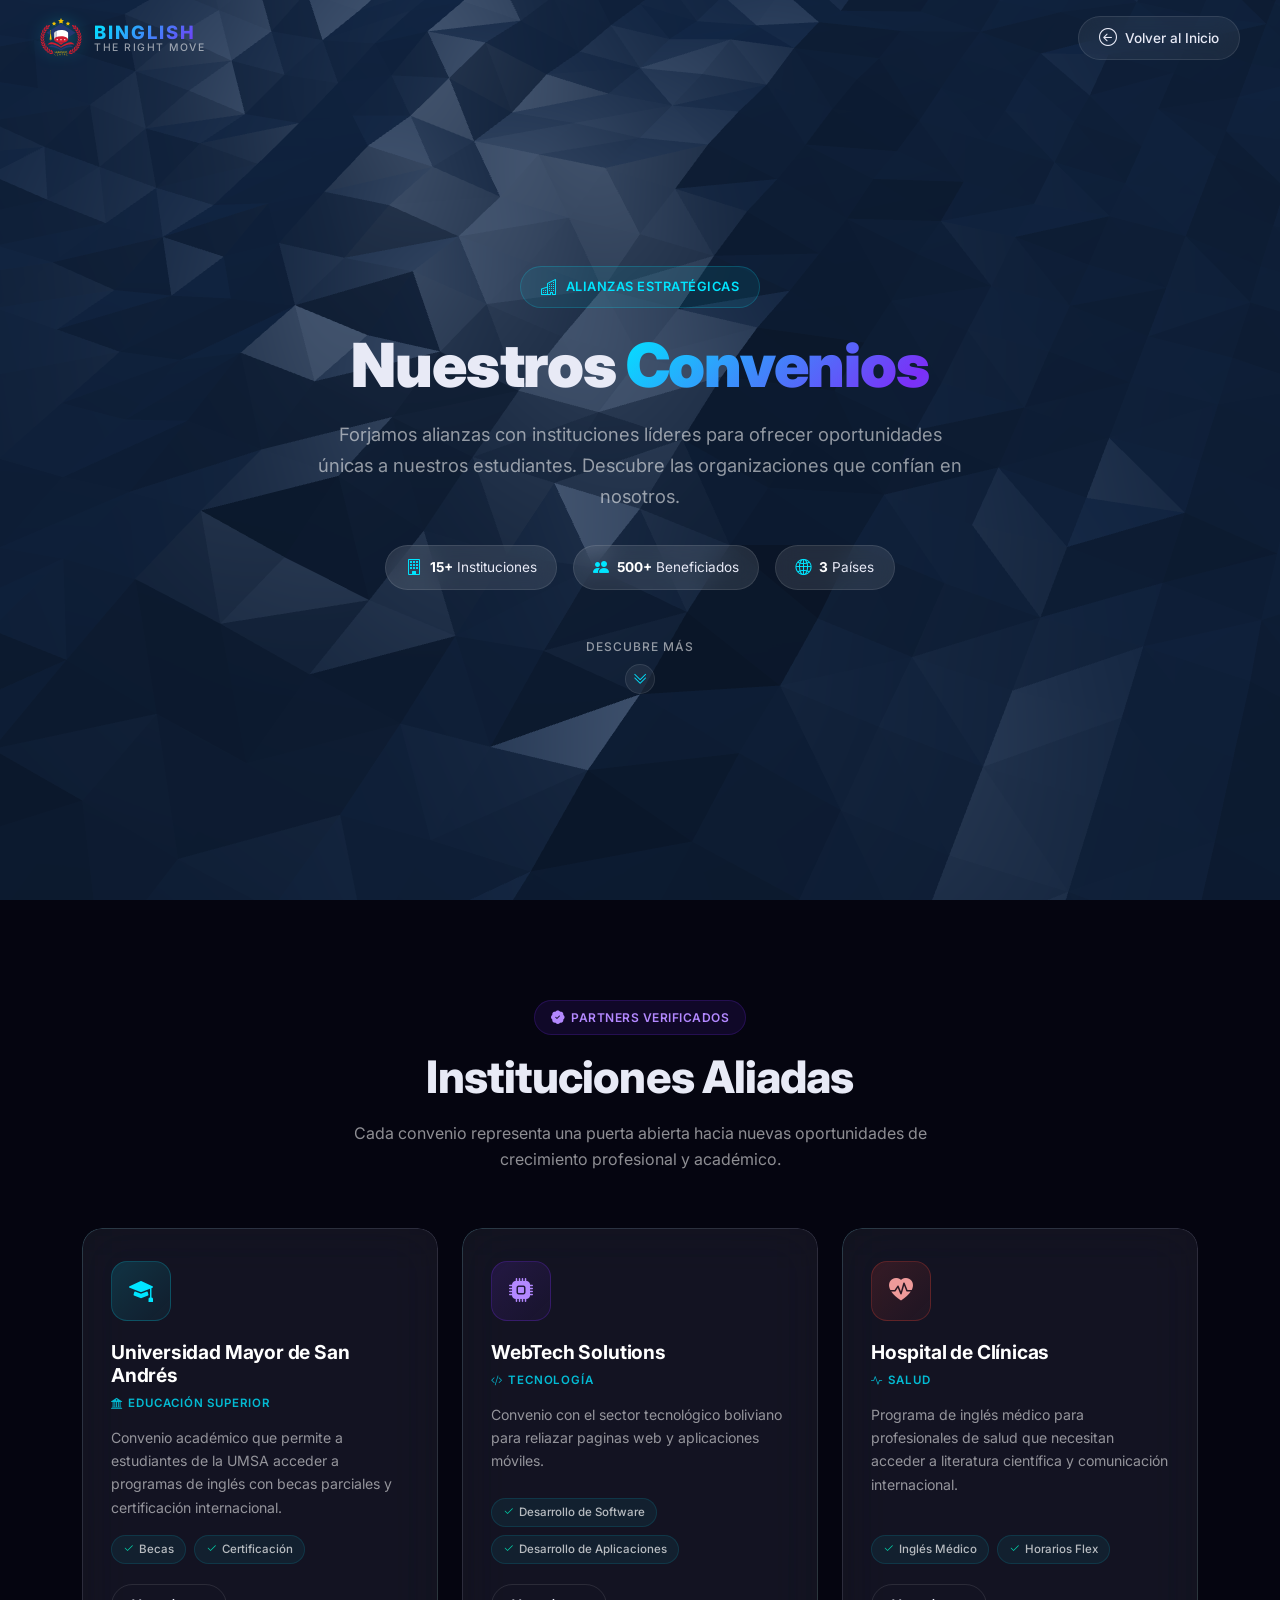
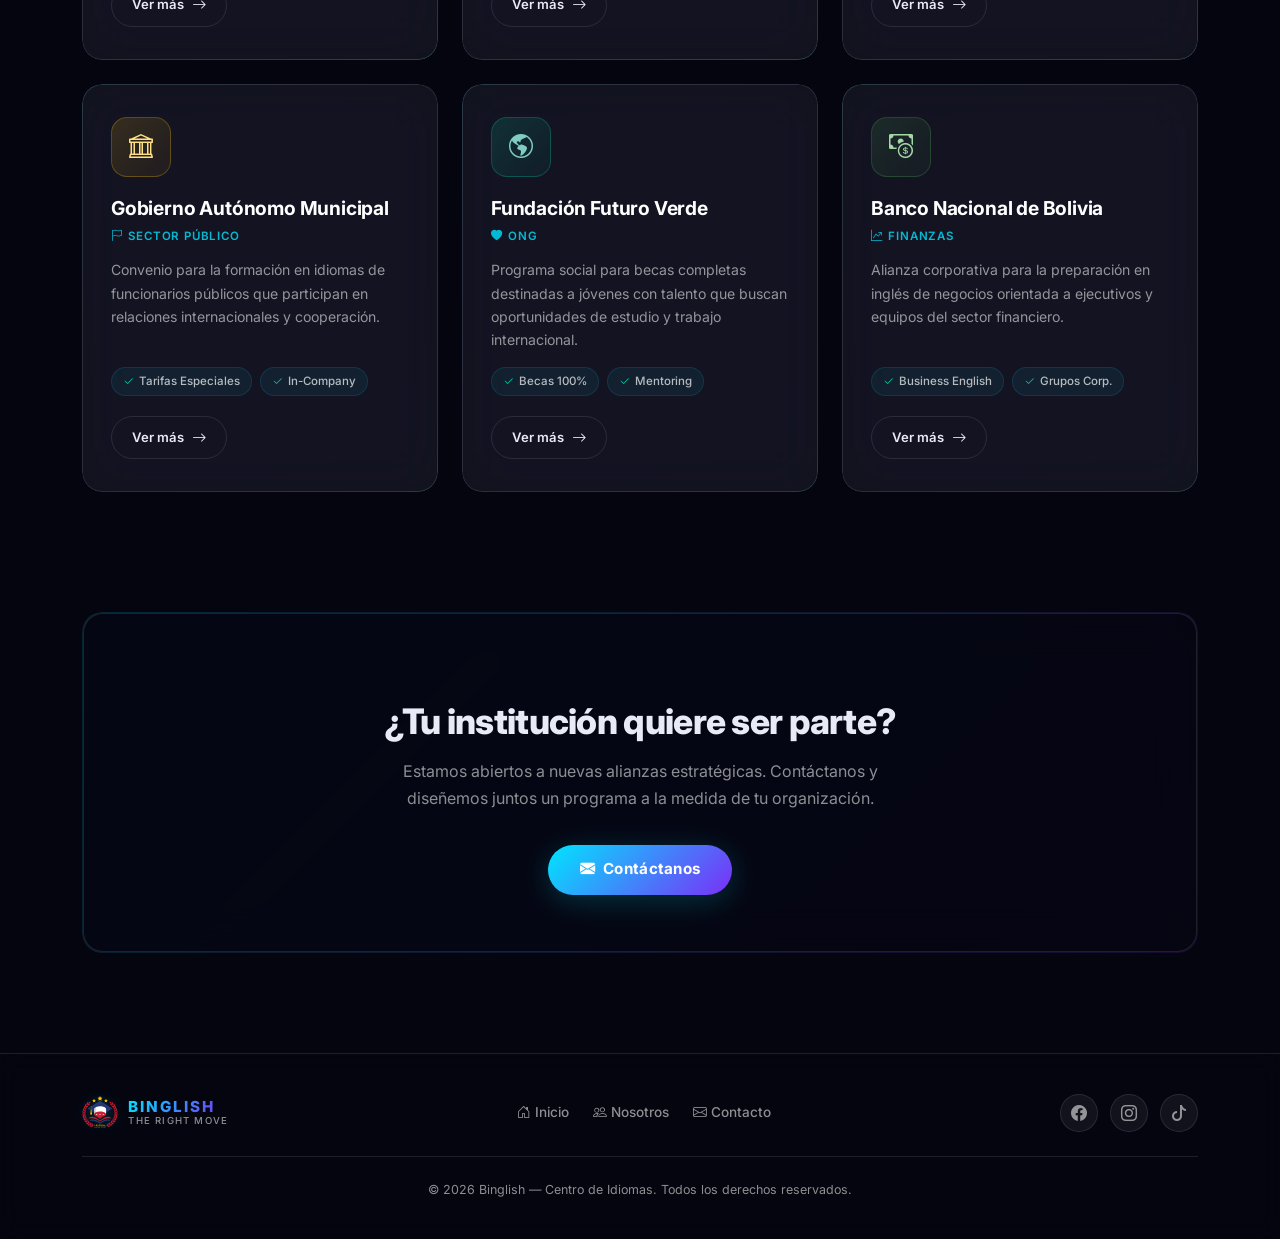
<file: frontend/convenios.html>
<!DOCTYPE html>
<html lang="es">

<head>
    <meta charset="UTF-8">
    <meta name="viewport" content="width=device-width, initial-scale=1.0">
    <meta name="description"
        content="Convenios institucionales de Binglish - Centro de Idiomas. Conoce nuestras alianzas estratégicas con universidades, empresas y organizaciones.">
    <title>Convenios — Binglish | Centro de Idiomas</title>

    <!-- Google Fonts: Inter -->
    <link rel="preconnect" href="https://fonts.googleapis.com">
    <link rel="preconnect" href="https://fonts.gstatic.com" crossorigin>
    <link href="https://fonts.googleapis.com/css2?family=Inter:wght@300;400;500;600;700;800;900&display=swap"
        rel="stylesheet">

    <!-- Bootstrap 5 -->
    <link href="libs/css/bootstrap.min.css" rel="stylesheet">
    <!-- Bootstrap Icons -->
    <link href="libs/css/bootstrap-icons.css" rel="stylesheet">
    <!-- AOS -->
    <link href="libs/css/aos.css" rel="stylesheet">

    <!-- Custom CSS -->
    <link href="css/convenios.css" rel="stylesheet">
</head>

<body>

    <!-- ============================================================
     VANTA.JS ANIMATED BACKGROUND
     ============================================================ -->
    <div id="vanta-bg"></div>

    <!-- ============================================================
     NAVBAR — Glassmorphism
     ============================================================ -->
    <nav class="conv-navbar" id="convNavbar">
        <div class="conv-navbar-inner">
            <a class="conv-navbar-brand" href="/">
                <img src="assets/logo.svg" alt="Binglish" height="42">
                <div class="conv-brand-text">
                    <span class="conv-brand-title">BINGLISH</span>
                    <span class="conv-brand-subtitle">The Right Move</span>
                </div>
            </a>
            <div class="conv-navbar-actions">
                <a href="/" class="conv-btn-back" id="btnVolverInicio">
                    <i class="bi bi-arrow-left-circle"></i>
                    <span>Volver al Inicio</span>
                </a>
            </div>
        </div>
    </nav>

    <!-- ============================================================
     HERO SECTION
     ============================================================ -->
    <section class="conv-hero" id="heroConvenios">
        <div class="conv-hero-content">
            <div class="conv-hero-badge" data-aos="fade-down" data-aos-duration="600">
                <i class="bi bi-buildings"></i>
                Alianzas Estratégicas
            </div>
            <h1 class="conv-hero-title" data-aos="fade-up" data-aos-duration="800" data-aos-delay="100">
                Nuestros <span class="conv-gradient-text">Convenios</span>
            </h1>
            <p class="conv-hero-subtitle" data-aos="fade-up" data-aos-duration="800" data-aos-delay="200">
                Forjamos alianzas con instituciones líderes para ofrecer oportunidades únicas
                a nuestros estudiantes. Descubre las organizaciones que confían en nosotros.
            </p>
            <div class="conv-hero-stats" data-aos="zoom-in" data-aos-duration="800" data-aos-delay="350">
                <div class="conv-stat-pill">
                    <i class="bi bi-building"></i>
                    <span><strong>15+</strong> Instituciones</span>
                </div>
                <div class="conv-stat-pill">
                    <i class="bi bi-people-fill"></i>
                    <span><strong>500+</strong> Beneficiados</span>
                </div>
                <div class="conv-stat-pill">
                    <i class="bi bi-globe2"></i>
                    <span><strong>3</strong> Países</span>
                </div>
            </div>
        </div>
        <!-- Scroll indicator -->
        <div class="conv-scroll-indicator" data-aos="fade-up" data-aos-delay="600">
            <span>Descubre más</span>
            <div class="conv-scroll-arrow">
                <i class="bi bi-chevron-double-down"></i>
            </div>
        </div>
    </section>

    <!-- ============================================================
     CONVENIOS SECTION — Cards Grid
     ============================================================ -->
    <section class="conv-section" id="conveniosGrid">
        <div class="container">
            <!-- Section Header -->
            <div class="conv-section-header" data-aos="fade-down" data-aos-duration="700">
                <span class="conv-section-badge">
                    <i class="bi bi-patch-check-fill"></i> Partners Verificados
                </span>
                <h2 class="conv-section-title">Instituciones Aliadas</h2>
                <p class="conv-section-subtitle">
                    Cada convenio representa una puerta abierta hacia nuevas oportunidades
                    de crecimiento profesional y académico.
                </p>
            </div>

            <!-- Cards Grid -->
            <div class="row g-4 conv-cards-grid">

                <!-- Card 1: Universidad -->
                <div class="col-lg-4 col-md-6" data-aos="fade-up" data-aos-duration="700" data-aos-delay="100">
                    <div class="conv-card" id="card-universidad">
                        <div class="conv-card-glow"></div>
                        <div class="conv-card-inner">
                            <div class="conv-card-logo">
                                <div class="conv-card-logo-icon">
                                    <i class="bi bi-mortarboard-fill"></i>
                                </div>
                            </div>
                            <h3 class="conv-card-title">Universidad Mayor de San Andrés</h3>
                            <span class="conv-card-category">
                                <i class="bi bi-bank2"></i> Educación Superior
                            </span>
                            <p class="conv-card-description">
                                Convenio académico que permite a estudiantes de la UMSA acceder a
                                programas de inglés con becas parciales y certificación internacional.
                            </p>
                            <div class="conv-card-benefits">
                                <span class="conv-benefit-tag"><i class="bi bi-check2"></i> Becas</span>
                                <span class="conv-benefit-tag"><i class="bi bi-check2"></i> Certificación</span>
                            </div>
                            <a href="#" class="conv-card-btn" id="btnVerMas1">
                                <span>Ver más</span>
                                <i class="bi bi-arrow-right"></i>
                            </a>
                        </div>
                    </div>
                </div>

                <!-- Card 2: Tecnología -->
                <div class="col-lg-4 col-md-6" data-aos="fade-up" data-aos-duration="700" data-aos-delay="200">
                    <div class="conv-card" id="card-techcorp">
                        <div class="conv-card-glow"></div>
                        <div class="conv-card-inner">
                            <div class="conv-card-logo">
                                <div class="conv-card-logo-icon tech">
                                    <i class="bi bi-cpu-fill"></i>
                                </div>
                            </div>
                            <h3 class="conv-card-title">WebTech Solutions</h3>
                            <span class="conv-card-category">
                                <i class="bi bi-code-slash"></i> Tecnología
                            </span>
                            <p class="conv-card-description">
                                Convenio con el sector tecnológico boliviano para reliazar paginas web y aplicaciones
                                móviles.
                            </p>
                            <div class="conv-card-benefits">
                                <span class="conv-benefit-tag"><i class="bi bi-check2"></i> Desarrollo de
                                    Software</span>
                                <span class="conv-benefit-tag"><i class="bi bi-check2"></i> Desarrollo de
                                    Aplicaciones</span>
                            </div>
                            <a href="https://nacor-ayala.vercel.app/" target="_blank" rel="noopener noreferrer"
                                class="conv-card-btn" id="btnVerMas2">
                                <span>Ver más</span>
                                <i class="bi bi-arrow-right"></i>
                            </a>
                        </div>
                    </div>
                </div>

                <!-- Card 3: Salud -->
                <div class="col-lg-4 col-md-6" data-aos="fade-up" data-aos-duration="700" data-aos-delay="300">
                    <div class="conv-card" id="card-hospital">
                        <div class="conv-card-glow"></div>
                        <div class="conv-card-inner">
                            <div class="conv-card-logo">
                                <div class="conv-card-logo-icon health">
                                    <i class="bi bi-heart-pulse-fill"></i>
                                </div>
                            </div>
                            <h3 class="conv-card-title">Hospital de Clínicas</h3>
                            <span class="conv-card-category">
                                <i class="bi bi-activity"></i> Salud
                            </span>
                            <p class="conv-card-description">
                                Programa de inglés médico para profesionales de salud que necesitan
                                acceder a literatura científica y comunicación internacional.
                            </p>
                            <div class="conv-card-benefits">
                                <span class="conv-benefit-tag"><i class="bi bi-check2"></i> Inglés Médico</span>
                                <span class="conv-benefit-tag"><i class="bi bi-check2"></i> Horarios Flex</span>
                            </div>
                            <a href="#" class="conv-card-btn" id="btnVerMas3">
                                <span>Ver más</span>
                                <i class="bi bi-arrow-right"></i>
                            </a>
                        </div>
                    </div>
                </div>

                <!-- Card 4: Gobierno -->
                <div class="col-lg-4 col-md-6" data-aos="fade-up" data-aos-duration="700" data-aos-delay="100">
                    <div class="conv-card" id="card-gobierno">
                        <div class="conv-card-glow"></div>
                        <div class="conv-card-inner">
                            <div class="conv-card-logo">
                                <div class="conv-card-logo-icon gov">
                                    <i class="bi bi-bank"></i>
                                </div>
                            </div>
                            <h3 class="conv-card-title">Gobierno Autónomo Municipal</h3>
                            <span class="conv-card-category">
                                <i class="bi bi-flag"></i> Sector Público
                            </span>
                            <p class="conv-card-description">
                                Convenio para la formación en idiomas de funcionarios públicos
                                que participan en relaciones internacionales y cooperación.
                            </p>
                            <div class="conv-card-benefits">
                                <span class="conv-benefit-tag"><i class="bi bi-check2"></i> Tarifas Especiales</span>
                                <span class="conv-benefit-tag"><i class="bi bi-check2"></i> In-Company</span>
                            </div>
                            <a href="#" class="conv-card-btn" id="btnVerMas4">
                                <span>Ver más</span>
                                <i class="bi bi-arrow-right"></i>
                            </a>
                        </div>
                    </div>
                </div>

                <!-- Card 5: ONG -->
                <div class="col-lg-4 col-md-6" data-aos="fade-up" data-aos-duration="700" data-aos-delay="200">
                    <div class="conv-card" id="card-ong">
                        <div class="conv-card-glow"></div>
                        <div class="conv-card-inner">
                            <div class="conv-card-logo">
                                <div class="conv-card-logo-icon ngo">
                                    <i class="bi bi-globe-americas"></i>
                                </div>
                            </div>
                            <h3 class="conv-card-title">Fundación Futuro Verde</h3>
                            <span class="conv-card-category">
                                <i class="bi bi-heart-fill"></i> ONG
                            </span>
                            <p class="conv-card-description">
                                Programa social para becas completas destinadas a jóvenes con talento
                                que buscan oportunidades de estudio y trabajo internacional.
                            </p>
                            <div class="conv-card-benefits">
                                <span class="conv-benefit-tag"><i class="bi bi-check2"></i> Becas 100%</span>
                                <span class="conv-benefit-tag"><i class="bi bi-check2"></i> Mentoring</span>
                            </div>
                            <a href="#" class="conv-card-btn" id="btnVerMas5">
                                <span>Ver más</span>
                                <i class="bi bi-arrow-right"></i>
                            </a>
                        </div>
                    </div>
                </div>

                <!-- Card 6: Finanzas -->
                <div class="col-lg-4 col-md-6" data-aos="fade-up" data-aos-duration="700" data-aos-delay="300">
                    <div class="conv-card" id="card-banco">
                        <div class="conv-card-glow"></div>
                        <div class="conv-card-inner">
                            <div class="conv-card-logo">
                                <div class="conv-card-logo-icon finance">
                                    <i class="bi bi-cash-coin"></i>
                                </div>
                            </div>
                            <h3 class="conv-card-title">Banco Nacional de Bolivia</h3>
                            <span class="conv-card-category">
                                <i class="bi bi-graph-up-arrow"></i> Finanzas
                            </span>
                            <p class="conv-card-description">
                                Alianza corporativa para la preparación en inglés de negocios
                                orientada a ejecutivos y equipos del sector financiero.
                            </p>
                            <div class="conv-card-benefits">
                                <span class="conv-benefit-tag"><i class="bi bi-check2"></i> Business English</span>
                                <span class="conv-benefit-tag"><i class="bi bi-check2"></i> Grupos Corp.</span>
                            </div>
                            <a href="#" class="conv-card-btn" id="btnVerMas6">
                                <span>Ver más</span>
                                <i class="bi bi-arrow-right"></i>
                            </a>
                        </div>
                    </div>
                </div>

            </div>
        </div>
    </section>

    <!-- ============================================================
     CTA SECTION
     ============================================================ -->
    <section class="conv-cta-section" data-aos="zoom-in" data-aos-duration="800">
        <div class="container">
            <div class="conv-cta-card">
                <div class="conv-cta-glow"></div>
                <div class="conv-cta-content">
                    <i class="bi bi-handshake conv-cta-icon"></i>
                    <h2 class="conv-cta-title">¿Tu institución quiere ser parte?</h2>
                    <p class="conv-cta-text">
                        Estamos abiertos a nuevas alianzas estratégicas. Contáctanos y diseñemos
                        juntos un programa a la medida de tu organización.
                    </p>
                    <a href="/#contacto" class="conv-cta-btn" id="btnContactoConvenio">
                        <i class="bi bi-envelope-fill me-2"></i>Contáctanos
                    </a>
                </div>
            </div>
        </div>
    </section>

    <!-- ============================================================
     FOOTER
     ============================================================ -->
    <footer class="conv-footer">
        <div class="container">
            <div class="conv-footer-inner">
                <div class="conv-footer-brand">
                    <img src="assets/logo.svg" alt="Binglish" height="36">
                    <div class="conv-footer-brand-text">
                        <span class="conv-footer-title">BINGLISH</span>
                        <span class="conv-footer-tagline">The Right Move</span>
                    </div>
                </div>
                <div class="conv-footer-links">
                    <a href="/" class="conv-footer-link"><i class="bi bi-house-door me-1"></i>Inicio</a>
                    <a href="/#nosotros" class="conv-footer-link"><i class="bi bi-people me-1"></i>Nosotros</a>
                    <a href="/#contacto" class="conv-footer-link"><i class="bi bi-envelope me-1"></i>Contacto</a>
                </div>
                <div class="conv-footer-socials">
                    <a href="https://www.facebook.com/share/1KfHyboGJN/" target="_blank" class="conv-social-link"
                        title="Facebook" id="socialFacebook">
                        <i class="bi bi-facebook"></i>
                    </a>
                    <a href="#" target="_blank" class="conv-social-link" title="Instagram" id="socialInstagram">
                        <i class="bi bi-instagram"></i>
                    </a>
                    <a href="https://www.tiktok.com/@binglish_the_right_move" target="_blank" class="conv-social-link"
                        title="TikTok" id="socialTiktok">
                        <i class="bi bi-tiktok"></i>
                    </a>
                </div>
            </div>
            <div class="conv-footer-bottom">
                &copy; 2026 Binglish — Centro de Idiomas. Todos los derechos reservados.
            </div>
        </div>
    </footer>

    <!-- ============================================================
     SCRIPTS
     ============================================================ -->
    <!-- Three.js (required by Vanta) -->
    <script src="libs/three.min.js"></script>
    <!-- Vanta.js Waves -->
    <script src="libs/vanta.waves.min.js"></script>
    <!-- Bootstrap -->
    <script src="libs/bootstrap.bundle.min.js"></script>
    <!-- AOS -->
    <script src="libs/aos.js"></script>

    <!-- Custom JS -->
    <script src="js/convenios.js"></script>

</body>

</html>
</file>
<file: frontend/css/convenios.css>
/* ============================================================
   CONVENIOS.CSS — Premium Glassmorphism Landing Page
   Binglish — The Right Move
   ============================================================ */

/* ── CSS Custom Properties ─────────────────────────────────── */
:root {
    --conv-bg: #050510;
    --conv-surface: rgba(255, 255, 255, 0.04);
    --conv-glass: rgba(255, 255, 255, 0.06);
    --conv-glass-border: rgba(255, 255, 255, 0.1);
    --conv-glass-strong: rgba(255, 255, 255, 0.1);
    --conv-text: #e8eaf6;
    --conv-text-muted: rgba(255, 255, 255, 0.55);
    --conv-accent: #00e5ff;
    --conv-accent-2: #7b2ff7;
    --conv-accent-3: #00d4aa;
    --conv-gradient: linear-gradient(135deg, #00e5ff, #7b2ff7);
    --conv-gradient-text: linear-gradient(135deg, #00e5ff 0%, #7b2ff7 50%, #00d4aa 100%);
    --conv-glow-cyan: rgba(0, 229, 255, 0.25);
    --conv-glow-purple: rgba(123, 47, 247, 0.25);
    --conv-radius: 20px;
    --conv-radius-sm: 12px;
    --conv-radius-pill: 50px;
    --conv-transition: cubic-bezier(0.25, 0.8, 0.25, 1);
    --conv-font: 'Inter', -apple-system, BlinkMacSystemFont, 'Segoe UI', sans-serif;
}

/* ── Reset & Base ──────────────────────────────────────────── */
*,
*::before,
*::after {
    margin: 0;
    padding: 0;
    box-sizing: border-box;
}

html {
    scroll-behavior: smooth;
}

body {
    font-family: var(--conv-font);
    background: var(--conv-bg);
    color: var(--conv-text);
    overflow-x: hidden;
    -webkit-font-smoothing: antialiased;
    -moz-osx-font-smoothing: grayscale;
}

/* ── Vanta.js Background ───────────────────────────────────── */
#vanta-bg {
    position: fixed;
    top: 0;
    left: 0;
    width: 100%;
    height: 100%;
    z-index: 0;
}

/* ── Global Content Layer ──────────────────────────────────── */
.conv-navbar,
.conv-hero,
.conv-section,
.conv-cta-section,
.conv-footer {
    position: relative;
    z-index: 1;
}

/* ============================================================
   NAVBAR
   ============================================================ */
.conv-navbar {
    position: fixed;
    top: 0;
    left: 0;
    right: 0;
    z-index: 1000;
    padding: 0 1.5rem;
    transition: all 0.4s var(--conv-transition);
}

.conv-navbar.scrolled {
    background: rgba(5, 5, 16, 0.85);
    backdrop-filter: blur(20px) saturate(180%);
    -webkit-backdrop-filter: blur(20px) saturate(180%);
    border-bottom: 1px solid var(--conv-glass-border);
    box-shadow: 0 4px 30px rgba(0, 0, 0, 0.4);
}

.conv-navbar-inner {
    max-width: 1200px;
    margin: 0 auto;
    display: flex;
    align-items: center;
    justify-content: space-between;
    padding: 1rem 0;
    transition: padding 0.4s var(--conv-transition);
}

.conv-navbar.scrolled .conv-navbar-inner {
    padding: 0.6rem 0;
}

.conv-navbar-brand {
    display: flex;
    align-items: center;
    gap: 0.75rem;
    text-decoration: none;
    transition: transform 0.3s var(--conv-transition);
}

.conv-navbar-brand:hover {
    transform: translateY(-1px);
}

.conv-navbar-brand img {
    filter: drop-shadow(0 0 8px rgba(0, 229, 255, 0.3));
}

.conv-brand-text {
    display: flex;
    flex-direction: column;
    line-height: 1;
}

.conv-brand-title {
    font-size: 1.15rem;
    font-weight: 800;
    letter-spacing: 2px;
    background: var(--conv-gradient);
    -webkit-background-clip: text;
    background-clip: text;
    -webkit-text-fill-color: transparent;
}

.conv-brand-subtitle {
    font-size: 0.65rem;
    font-weight: 500;
    letter-spacing: 1.5px;
    color: var(--conv-text-muted);
    text-transform: uppercase;
    margin-top: 2px;
}

.conv-navbar-actions {
    display: flex;
    align-items: center;
    gap: 1rem;
}

.conv-btn-back {
    display: inline-flex;
    align-items: center;
    gap: 0.5rem;
    padding: 0.5rem 1.25rem;
    border-radius: var(--conv-radius-pill);
    background: var(--conv-glass);
    backdrop-filter: blur(12px);
    -webkit-backdrop-filter: blur(12px);
    border: 1px solid var(--conv-glass-border);
    color: var(--conv-text);
    text-decoration: none;
    font-size: 0.85rem;
    font-weight: 500;
    transition: all 0.35s var(--conv-transition);
}

.conv-btn-back:hover {
    background: rgba(0, 229, 255, 0.12);
    border-color: rgba(0, 229, 255, 0.3);
    color: var(--conv-accent);
    transform: translateX(-3px);
    box-shadow: 0 0 20px rgba(0, 229, 255, 0.15);
}

.conv-btn-back i {
    font-size: 1.1rem;
    transition: transform 0.3s var(--conv-transition);
}

.conv-btn-back:hover i {
    transform: translateX(-3px);
}

/* ============================================================
   HERO SECTION
   ============================================================ */
.conv-hero {
    min-height: 100vh;
    display: flex;
    flex-direction: column;
    align-items: center;
    justify-content: center;
    text-align: center;
    padding: 120px 1.5rem 60px;
    position: relative;
}

/* Gradient fade removed as per user request to drop the dark color entering the grid */

.conv-hero-content {
    position: relative;
    z-index: 2;
    max-width: 800px;
}

.conv-hero-badge {
    display: inline-flex;
    align-items: center;
    gap: 0.5rem;
    padding: 0.5rem 1.25rem;
    border-radius: var(--conv-radius-pill);
    background: rgba(0, 229, 255, 0.08);
    border: 1px solid rgba(0, 229, 255, 0.2);
    color: var(--conv-accent);
    font-size: 0.8rem;
    font-weight: 600;
    letter-spacing: 0.5px;
    text-transform: uppercase;
    margin-bottom: 1.5rem;
    animation: convPulseGlow 3s ease-in-out infinite;
}

.conv-hero-badge i {
    font-size: 1rem;
}

.conv-hero-title {
    font-size: clamp(2.2rem, 5vw, 3.8rem);
    font-weight: 900;
    line-height: 1.1;
    margin-bottom: 1.25rem;
    letter-spacing: -0.02em;
}

.conv-gradient-text {
    background: var(--conv-gradient-text);
    -webkit-background-clip: text;
    background-clip: text;
    -webkit-text-fill-color: transparent;
    background-size: 200% auto;
    animation: convGradientShift 4s ease-in-out infinite alternate;
}

.conv-hero-subtitle {
    font-size: clamp(0.95rem, 2vw, 1.15rem);
    color: var(--conv-text-muted);
    line-height: 1.7;
    max-width: 650px;
    margin: 0 auto 2rem;
    font-weight: 400;
}

.conv-hero-stats {
    display: flex;
    justify-content: center;
    gap: 1rem;
    flex-wrap: wrap;
}

.conv-stat-pill {
    display: inline-flex;
    align-items: center;
    gap: 0.5rem;
    padding: 0.6rem 1.2rem;
    border-radius: var(--conv-radius-pill);
    background: var(--conv-glass-strong);
    backdrop-filter: blur(12px);
    -webkit-backdrop-filter: blur(12px);
    border: 1px solid var(--conv-glass-border);
    font-size: 0.85rem;
    color: var(--conv-text);
    transition: all 0.3s var(--conv-transition);
}

.conv-stat-pill:hover {
    border-color: rgba(0, 229, 255, 0.3);
    background: rgba(0, 229, 255, 0.08);
    transform: translateY(-2px);
}

.conv-stat-pill i {
    color: var(--conv-accent);
    font-size: 1rem;
}

.conv-stat-pill strong {
    color: #fff;
    font-weight: 700;
}

/* Scroll indicator */
.conv-scroll-indicator {
    position: relative;
    z-index: 2;
    margin-top: 3rem;
    display: flex;
    flex-direction: column;
    align-items: center;
    gap: 0.5rem;
    animation: convFloatY 2.5s ease-in-out infinite;
}

.conv-scroll-indicator span {
    font-size: 0.75rem;
    letter-spacing: 1px;
    text-transform: uppercase;
    color: var(--conv-text-muted);
    font-weight: 500;
}

.conv-scroll-arrow {
    width: 30px;
    height: 30px;
    border-radius: 50%;
    background: var(--conv-glass);
    border: 1px solid var(--conv-glass-border);
    display: flex;
    align-items: center;
    justify-content: center;
    color: var(--conv-accent);
    font-size: 0.9rem;
}

/* ============================================================
   SECTION — Cards Grid
   ============================================================ */
.conv-section {
    padding: 100px 0 80px;
}

.conv-section-header {
    text-align: center;
    margin-bottom: 3.5rem;
}

.conv-section-badge {
    display: inline-flex;
    align-items: center;
    gap: 0.4rem;
    padding: 0.4rem 1rem;
    border-radius: var(--conv-radius-pill);
    background: rgba(123, 47, 247, 0.1);
    border: 1px solid rgba(123, 47, 247, 0.2);
    color: #b388ff;
    font-size: 0.75rem;
    font-weight: 600;
    text-transform: uppercase;
    letter-spacing: 0.5px;
    margin-bottom: 1rem;
}

.conv-section-badge i {
    font-size: 0.85rem;
}

.conv-section-title {
    font-size: clamp(1.8rem, 4vw, 2.8rem);
    font-weight: 800;
    margin-bottom: 1rem;
    letter-spacing: -0.02em;
}

.conv-section-subtitle {
    font-size: 1rem;
    color: var(--conv-text-muted);
    max-width: 580px;
    margin: 0 auto;
    line-height: 1.6;
}

/* ============================================================
   CONVENTION CARDS
   ============================================================ */
.conv-card {
    position: relative;
    border-radius: var(--conv-radius);
    overflow: hidden;
    height: 100%;
    transition: transform 0.45s var(--conv-transition),
        box-shadow 0.45s var(--conv-transition);
}

.conv-card:hover {
    transform: translateY(-8px) scale(1.02);
}

/* Animated glow border */
.conv-card-glow {
    position: absolute;
    inset: 0;
    border-radius: var(--conv-radius);
    padding: 1px;
    background: linear-gradient(135deg,
            rgba(0, 229, 255, 0.3),
            rgba(123, 47, 247, 0.1),
            rgba(0, 212, 170, 0.3));
    -webkit-mask: linear-gradient(#fff 0 0) content-box,
        linear-gradient(#fff 0 0);
    mask: linear-gradient(#fff 0 0) content-box,
        linear-gradient(#fff 0 0);
    -webkit-mask-composite: xor;
    mask-composite: exclude;
    opacity: 0.5;
    transition: opacity 0.4s var(--conv-transition);
    pointer-events: none;
}

.conv-card:hover .conv-card-glow {
    opacity: 1;
    background: linear-gradient(135deg,
            rgba(0, 229, 255, 0.6),
            rgba(123, 47, 247, 0.4),
            rgba(0, 212, 170, 0.6));
}

.conv-card-inner {
    background: var(--conv-glass);
    backdrop-filter: blur(24px) saturate(150%);
    -webkit-backdrop-filter: blur(24px) saturate(150%);
    border: 1px solid var(--conv-glass-border);
    border-radius: var(--conv-radius);
    padding: 2rem 1.75rem;
    height: 100%;
    display: flex;
    flex-direction: column;
    transition: all 0.4s var(--conv-transition);
}

.conv-card:hover .conv-card-inner {
    background: rgba(255, 255, 255, 0.08);
    border-color: rgba(255, 255, 255, 0.18);
    box-shadow:
        0 20px 60px rgba(0, 0, 0, 0.4),
        0 0 40px rgba(0, 229, 255, 0.08),
        inset 0 1px 0 rgba(255, 255, 255, 0.1);
}

/* Card Logo Icon */
.conv-card-logo {
    margin-bottom: 1.25rem;
}

.conv-card-logo-icon {
    width: 60px;
    height: 60px;
    border-radius: 16px;
    display: flex;
    align-items: center;
    justify-content: center;
    font-size: 1.5rem;
    background: linear-gradient(135deg, rgba(0, 229, 255, 0.15), rgba(0, 229, 255, 0.05));
    border: 1px solid rgba(0, 229, 255, 0.2);
    color: var(--conv-accent);
    transition: all 0.4s var(--conv-transition);
}

.conv-card:hover .conv-card-logo-icon {
    transform: scale(1.08) rotate(-3deg);
    box-shadow: 0 0 25px rgba(0, 229, 255, 0.25);
}

/* Color variants */
.conv-card-logo-icon.tech {
    background: linear-gradient(135deg, rgba(123, 47, 247, 0.15), rgba(123, 47, 247, 0.05));
    border-color: rgba(123, 47, 247, 0.25);
    color: #b388ff;
}

.conv-card:hover .conv-card-logo-icon.tech {
    box-shadow: 0 0 25px rgba(123, 47, 247, 0.25);
}

.conv-card-logo-icon.health {
    background: linear-gradient(135deg, rgba(244, 67, 54, 0.15), rgba(244, 67, 54, 0.05));
    border-color: rgba(244, 67, 54, 0.25);
    color: #ef9a9a;
}

.conv-card:hover .conv-card-logo-icon.health {
    box-shadow: 0 0 25px rgba(244, 67, 54, 0.2);
}

.conv-card-logo-icon.gov {
    background: linear-gradient(135deg, rgba(255, 193, 7, 0.15), rgba(255, 193, 7, 0.05));
    border-color: rgba(255, 193, 7, 0.25);
    color: #ffe082;
}

.conv-card:hover .conv-card-logo-icon.gov {
    box-shadow: 0 0 25px rgba(255, 193, 7, 0.2);
}

.conv-card-logo-icon.ngo {
    background: linear-gradient(135deg, rgba(0, 212, 170, 0.15), rgba(0, 212, 170, 0.05));
    border-color: rgba(0, 212, 170, 0.25);
    color: #80cbc4;
}

.conv-card:hover .conv-card-logo-icon.ngo {
    box-shadow: 0 0 25px rgba(0, 212, 170, 0.2);
}

.conv-card-logo-icon.finance {
    background: linear-gradient(135deg, rgba(76, 175, 80, 0.15), rgba(76, 175, 80, 0.05));
    border-color: rgba(76, 175, 80, 0.25);
    color: #a5d6a7;
}

.conv-card:hover .conv-card-logo-icon.finance {
    box-shadow: 0 0 25px rgba(76, 175, 80, 0.2);
}

/* Card content */
.conv-card-title {
    font-size: 1.2rem;
    font-weight: 700;
    margin-bottom: 0.5rem;
    color: #fff;
    letter-spacing: -0.01em;
}

.conv-card-category {
    display: inline-flex;
    align-items: center;
    gap: 0.35rem;
    font-size: 0.72rem;
    font-weight: 600;
    text-transform: uppercase;
    letter-spacing: 0.8px;
    color: var(--conv-accent);
    margin-bottom: 0.85rem;
    opacity: 0.8;
}

.conv-card-category i {
    font-size: 0.7rem;
}

.conv-card-description {
    font-size: 0.88rem;
    color: var(--conv-text-muted);
    line-height: 1.65;
    flex-grow: 1;
    margin-bottom: 1rem;
}

.conv-card-benefits {
    display: flex;
    flex-wrap: wrap;
    gap: 0.5rem;
    margin-bottom: 1.25rem;
}

.conv-benefit-tag {
    display: inline-flex;
    align-items: center;
    gap: 0.3rem;
    padding: 0.3rem 0.7rem;
    border-radius: var(--conv-radius-pill);
    background: rgba(0, 229, 255, 0.06);
    border: 1px solid rgba(0, 229, 255, 0.12);
    font-size: 0.72rem;
    font-weight: 500;
    color: rgba(255, 255, 255, 0.7);
}

.conv-benefit-tag i {
    color: var(--conv-accent-3);
    font-size: 0.7rem;
}

.conv-card-btn {
    display: inline-flex;
    align-items: center;
    gap: 0.5rem;
    padding: 0.6rem 1.25rem;
    border-radius: var(--conv-radius-pill);
    background: transparent;
    border: 1px solid var(--conv-glass-border);
    color: var(--conv-text);
    text-decoration: none;
    font-size: 0.82rem;
    font-weight: 600;
    transition: all 0.35s var(--conv-transition);
    align-self: flex-start;
}

.conv-card-btn:hover {
    background: var(--conv-gradient);
    border-color: transparent;
    color: #fff;
    box-shadow: 0 6px 25px rgba(0, 229, 255, 0.25);
    transform: translateX(4px);
}

.conv-card-btn i {
    transition: transform 0.3s var(--conv-transition);
    font-size: 0.9rem;
}

.conv-card-btn:hover i {
    transform: translateX(4px);
}

/* ============================================================
   CTA SECTION
   ============================================================ */
.conv-cta-section {
    padding: 40px 0 100px;
}

.conv-cta-card {
    position: relative;
    border-radius: var(--conv-radius);
    overflow: hidden;
    padding: 1px;
}

.conv-cta-glow {
    position: absolute;
    inset: 0;
    border-radius: var(--conv-radius);
    background: var(--conv-gradient);
    opacity: 0.15;
    transition: opacity 0.5s var(--conv-transition);
}

.conv-cta-card:hover .conv-cta-glow {
    opacity: 0.25;
}

.conv-cta-content {
    position: relative;
    background: rgba(5, 5, 16, 0.9);
    backdrop-filter: blur(20px);
    -webkit-backdrop-filter: blur(20px);
    border-radius: var(--conv-radius);
    border: 1px solid var(--conv-glass-border);
    padding: 3.5rem 2rem;
    text-align: center;
}

.conv-cta-icon {
    font-size: 3rem;
    background: var(--conv-gradient-text);
    -webkit-background-clip: text;
    background-clip: text;
    -webkit-text-fill-color: transparent;
    margin-bottom: 1.5rem;
    display: inline-block;
}

.conv-cta-title {
    font-size: clamp(1.5rem, 3vw, 2.2rem);
    font-weight: 800;
    margin-bottom: 1rem;
    letter-spacing: -0.02em;
}

.conv-cta-text {
    font-size: 1rem;
    color: var(--conv-text-muted);
    max-width: 550px;
    margin: 0 auto 2rem;
    line-height: 1.7;
}

.conv-cta-btn {
    display: inline-flex;
    align-items: center;
    padding: 0.85rem 2rem;
    border-radius: var(--conv-radius-pill);
    background: var(--conv-gradient);
    color: #fff;
    text-decoration: none;
    font-size: 0.95rem;
    font-weight: 700;
    letter-spacing: 0.3px;
    transition: all 0.4s var(--conv-transition);
    box-shadow: 0 6px 30px rgba(0, 229, 255, 0.2);
}

.conv-cta-btn:hover {
    transform: translateY(-3px) scale(1.03);
    box-shadow: 0 10px 40px rgba(0, 229, 255, 0.35);
    color: #fff;
}

/* ============================================================
   FOOTER
   ============================================================ */
.conv-footer {
    padding: 2.5rem 1.5rem;
    border-top: 1px solid var(--conv-glass-border);
    background: rgba(5, 5, 16, 0.6);
    backdrop-filter: blur(12px);
    -webkit-backdrop-filter: blur(12px);
}

.conv-footer-inner {
    display: flex;
    align-items: center;
    justify-content: space-between;
    flex-wrap: wrap;
    gap: 1.5rem;
    max-width: 1200px;
    margin: 0 auto;
}

.conv-footer-brand {
    display: flex;
    align-items: center;
    gap: 0.65rem;
}

.conv-footer-brand img {
    filter: drop-shadow(0 0 6px rgba(0, 229, 255, 0.2));
}

.conv-footer-brand-text {
    display: flex;
    flex-direction: column;
    line-height: 1;
}

.conv-footer-title {
    font-size: 0.95rem;
    font-weight: 800;
    letter-spacing: 2px;
    background: var(--conv-gradient);
    -webkit-background-clip: text;
    background-clip: text;
    -webkit-text-fill-color: transparent;
}

.conv-footer-tagline {
    font-size: 0.6rem;
    font-weight: 500;
    letter-spacing: 1.2px;
    color: var(--conv-text-muted);
    text-transform: uppercase;
    margin-top: 2px;
}

.conv-footer-links {
    display: flex;
    gap: 1.5rem;
    flex-wrap: wrap;
}

.conv-footer-link {
    color: var(--conv-text-muted);
    text-decoration: none;
    font-size: 0.85rem;
    font-weight: 500;
    transition: all 0.3s var(--conv-transition);
}

.conv-footer-link:hover {
    color: var(--conv-accent);
}

.conv-footer-socials {
    display: flex;
    gap: 0.75rem;
}

.conv-social-link {
    width: 38px;
    height: 38px;
    border-radius: 50%;
    display: flex;
    align-items: center;
    justify-content: center;
    background: var(--conv-glass);
    border: 1px solid var(--conv-glass-border);
    color: var(--conv-text-muted);
    text-decoration: none;
    font-size: 1rem;
    transition: all 0.35s var(--conv-transition);
}

.conv-social-link:hover {
    background: var(--conv-gradient);
    border-color: transparent;
    color: #fff;
    transform: translateY(-3px);
    box-shadow: 0 6px 20px rgba(0, 229, 255, 0.25);
}

.conv-footer-bottom {
    text-align: center;
    margin-top: 1.5rem;
    padding-top: 1.5rem;
    border-top: 1px solid var(--conv-glass-border);
    font-size: 0.78rem;
    color: var(--conv-text-muted);
    max-width: 1200px;
    margin-left: auto;
    margin-right: auto;
}

/* ============================================================
   ANIMATIONS
   ============================================================ */
@keyframes convPulseGlow {

    0%,
    100% {
        box-shadow: 0 0 10px rgba(0, 229, 255, 0.05);
    }

    50% {
        box-shadow: 0 0 20px rgba(0, 229, 255, 0.15);
    }
}

@keyframes convGradientShift {
    0% {
        background-position: 0% center;
    }

    100% {
        background-position: 200% center;
    }
}

@keyframes convFloatY {

    0%,
    100% {
        transform: translateY(0);
    }

    50% {
        transform: translateY(-8px);
    }
}

/* ============================================================
   RESPONSIVE
   ============================================================ */
@media (max-width: 991.98px) {
    .conv-hero {
        min-height: 90vh;
        padding: 100px 1.25rem 50px;
    }

    .conv-hero-title {
        font-size: 2.2rem;
    }

    .conv-section {
        padding: 70px 0 60px;
    }

    .conv-cta-content {
        padding: 2.5rem 1.5rem;
    }
}

@media (max-width: 767.98px) {
    .conv-navbar-inner {
        padding: 0.8rem 0;
    }

    .conv-btn-back span {
        display: none;
    }

    .conv-btn-back {
        padding: 0.5rem 0.75rem;
    }

    .conv-hero {
        min-height: 85vh;
        padding: 90px 1rem 40px;
    }

    .conv-hero-title {
        font-size: 1.85rem;
    }

    .conv-hero-subtitle {
        font-size: 0.9rem;
    }

    .conv-hero-stats {
        gap: 0.65rem;
    }

    .conv-stat-pill {
        padding: 0.45rem 0.85rem;
        font-size: 0.78rem;
    }

    .conv-section {
        padding: 60px 0 50px;
    }

    .conv-section-title {
        font-size: 1.6rem;
    }

    .conv-card-inner {
        padding: 1.5rem 1.25rem;
    }

    .conv-cta-section {
        padding: 20px 0 70px;
    }

    .conv-cta-content {
        padding: 2rem 1.25rem;
    }

    .conv-footer-inner {
        flex-direction: column;
        text-align: center;
    }

    .conv-footer-links {
        justify-content: center;
    }

    .conv-footer-socials {
        justify-content: center;
    }
}

@media (max-width: 575.98px) {
    .conv-hero-title {
        font-size: 1.6rem;
    }

    .conv-hero-stats {
        flex-direction: column;
        align-items: center;
    }

    .conv-stat-pill {
        width: 100%;
        max-width: 220px;
        justify-content: center;
    }
}
</file>
